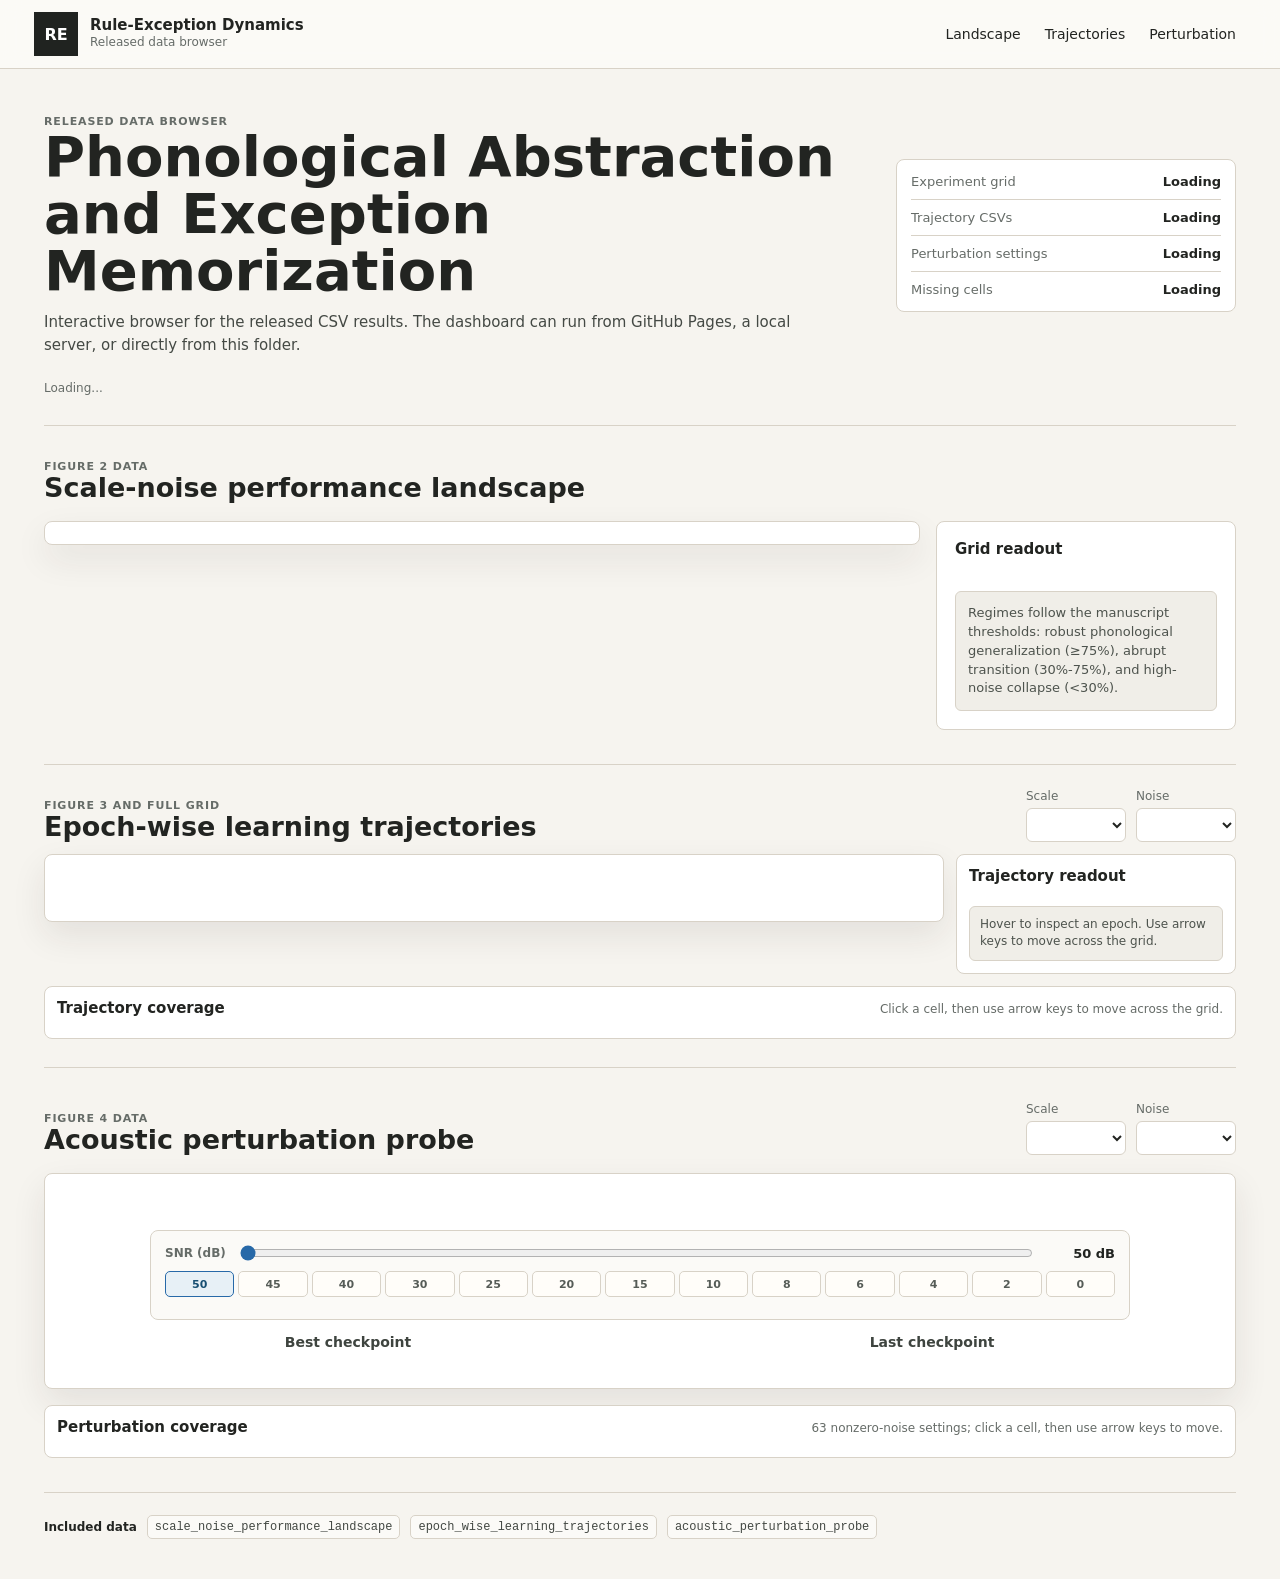
<file: index.html>
<!doctype html>
<html lang="en">
  <head>
    <meta charset="utf-8" />
    <meta name="viewport" content="width=device-width, initial-scale=1" />
    <meta http-equiv="refresh" content="0; url=dashboard/index.html" />
    <title>Phonological Abstraction Dashboard</title>
  </head>
  <body>
    <p><a href="dashboard/index.html">Open the released data dashboard</a>.</p>
  </body>
</html>
</file>
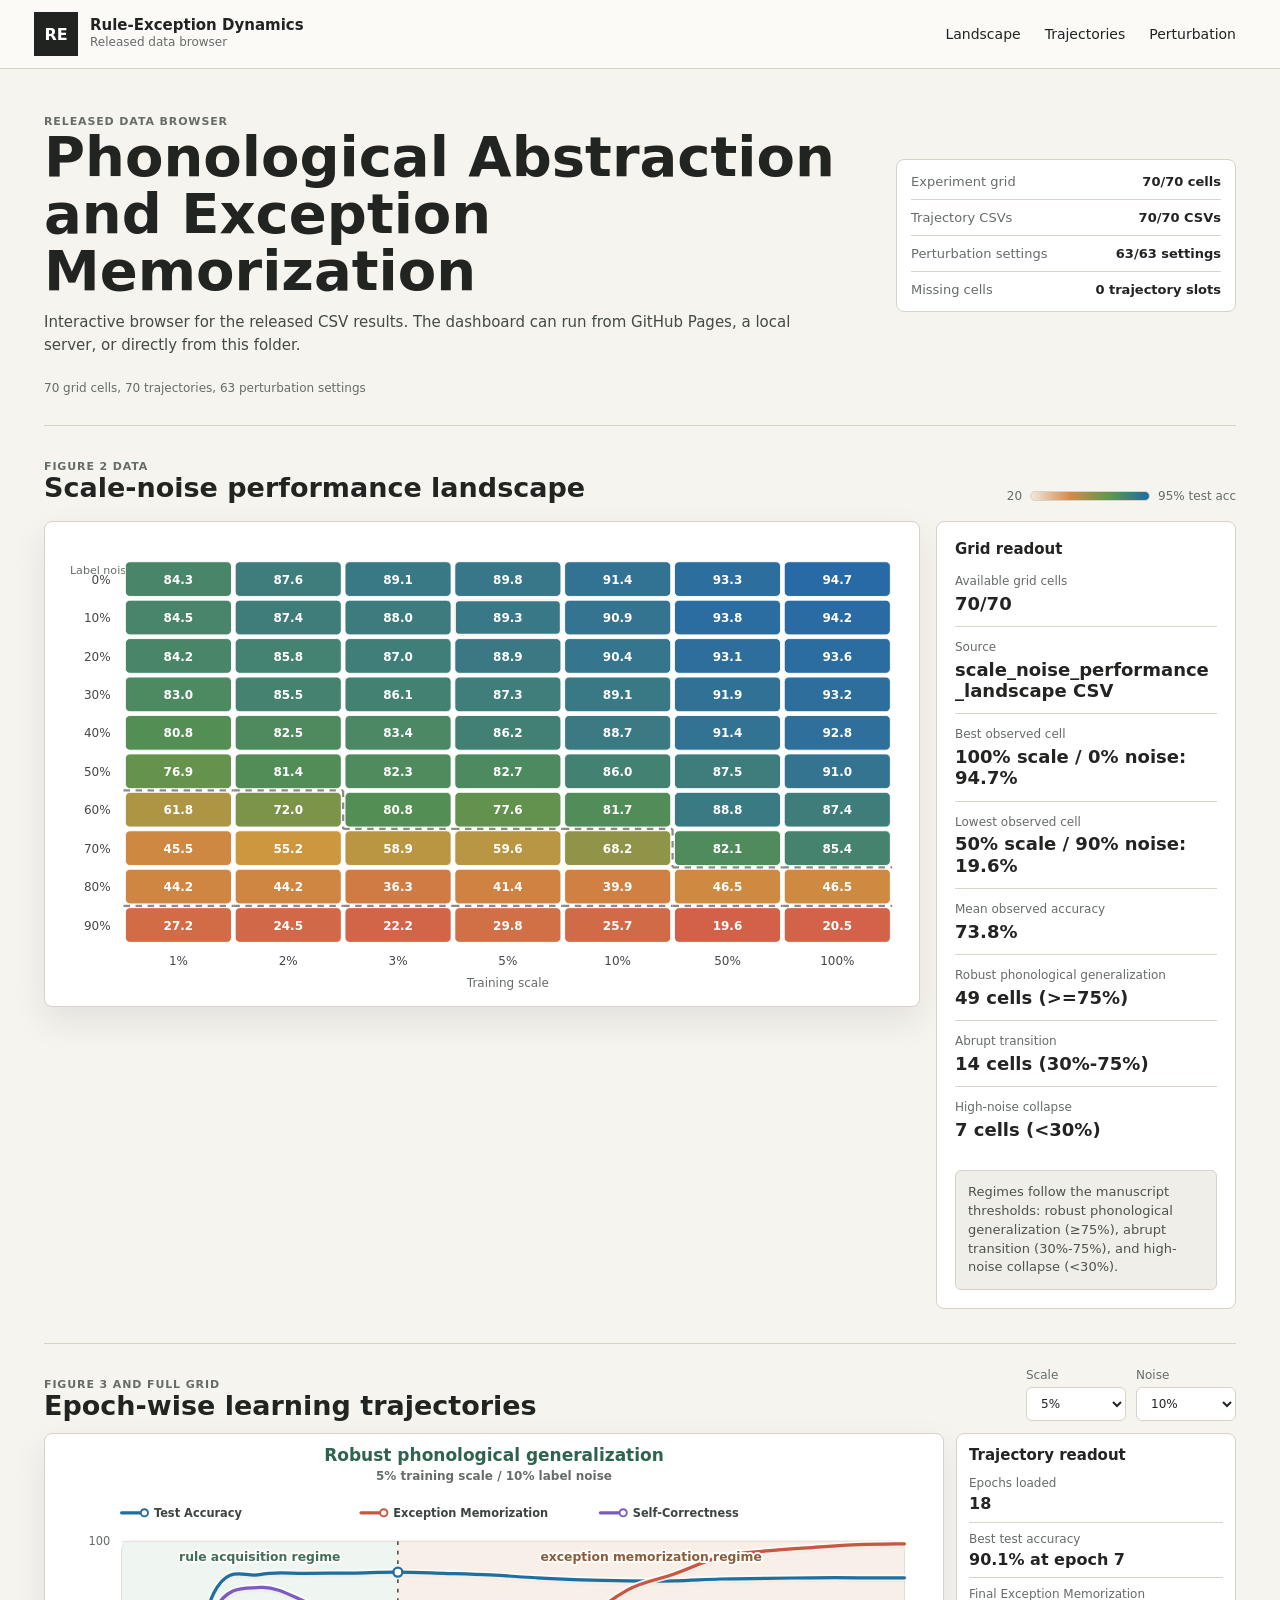
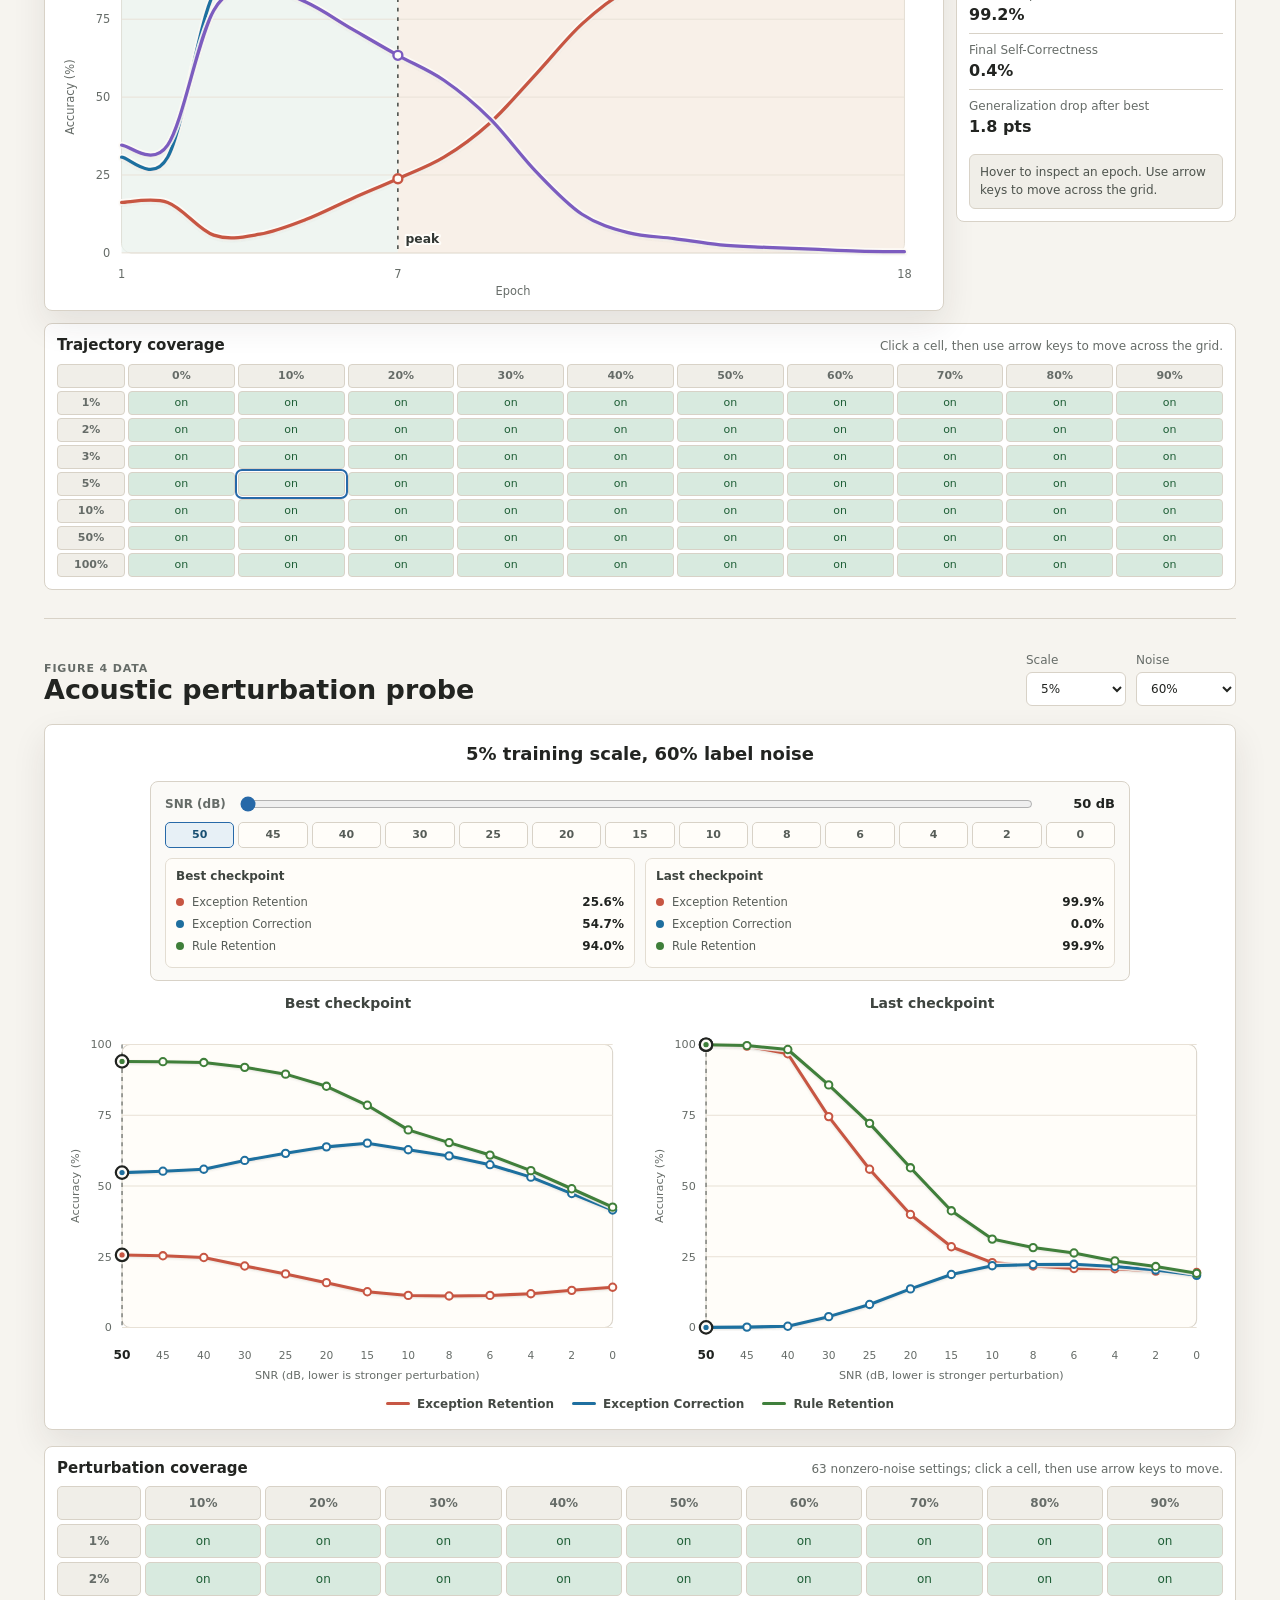
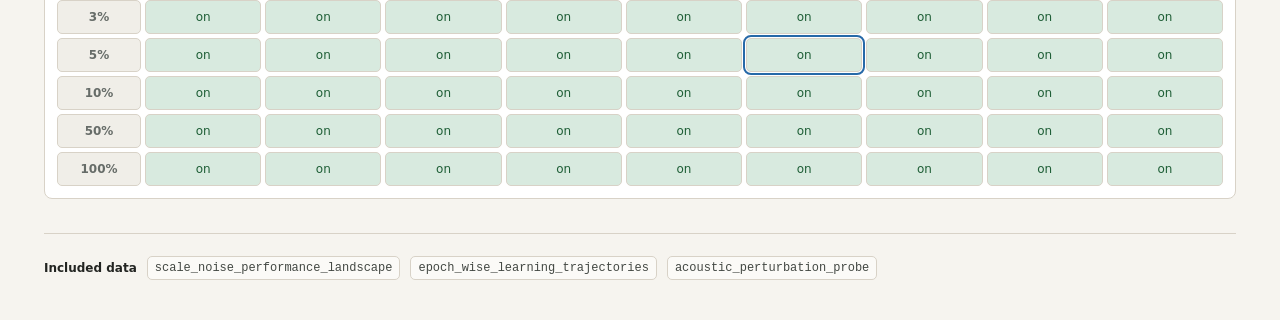
<file: dashboard/index.html>
<!doctype html>
<html lang="en">
  <head>
    <meta charset="utf-8" />
    <meta name="viewport" content="width=device-width, initial-scale=1" />
    <title>Phonological Abstraction and Exception Memorization</title>
    <link rel="icon" href="data:," />
    <link rel="stylesheet" href="./styles.css?v=20260526-review-clean-v5" />
  </head>
  <body>
    <div class="shell">
      <header class="topbar" aria-label="Dashboard navigation">
        <div class="brand">
          <div class="brand-mark">RE</div>
          <div>
            <div class="brand-title">Rule-Exception Dynamics</div>
            <div class="brand-subtitle">Released data browser</div>
          </div>
        </div>
        <nav>
          <a href="#heatmap">Landscape</a>
          <a href="#trajectories">Trajectories</a>
          <a href="#perturbations">Perturbation</a>
        </nav>
      </header>

      <main>
        <section id="overview" class="hero-section">
          <div class="hero-copy">
            <p class="eyebrow">Released data browser</p>
            <h1>Phonological Abstraction and Exception Memorization</h1>
            <p class="lead">
              Interactive browser for the released CSV results. The dashboard can run from GitHub Pages, a local server, or directly from this folder.
            </p>
          </div>
          <div class="hero-panel status-grid" aria-label="Data status">
            <div class="status-row">
              <span>Experiment grid</span>
              <strong id="matrixStatus">Loading</strong>
            </div>
            <div class="status-row">
              <span>Trajectory CSVs</span>
              <strong id="trajectoryStatus">Loading</strong>
            </div>
            <div class="status-row">
              <span>Perturbation settings</span>
              <strong id="perturbationStatus">Loading</strong>
            </div>
            <div class="status-row">
              <span>Missing cells</span>
              <strong id="missingStatus">Loading</strong>
            </div>
          </div>
          <div class="data-summary" id="loadedSummary">Loading...</div>
        </section>

        <section id="heatmap" class="section">
          <div class="section-heading with-actions">
            <div>
              <p class="eyebrow">Figure 2 data</p>
              <h2>Scale-noise performance landscape</h2>
            </div>
            <div class="legend" id="heatmapLegend"></div>
          </div>
          <div class="viz-grid">
            <div class="viz-card wide">
              <div id="heatmapView" class="heatmap-wrap" role="img" aria-label="Scale by label-noise heatmap"></div>
            </div>
            <aside class="insight-panel">
              <h3>Grid readout</h3>
              <div id="heatmapStats" class="stat-list"></div>
              <div class="note-box">
                Regimes follow the manuscript thresholds: robust phonological generalization (&ge;75%), abrupt transition (30%-75%), and high-noise collapse (&lt;30%).
              </div>
            </aside>
          </div>
        </section>

        <section id="trajectories" class="section trajectories-section">
          <div class="section-heading with-actions">
            <div>
              <p class="eyebrow">Figure 3 and full grid</p>
              <h2>Epoch-wise learning trajectories</h2>
            </div>
            <div class="control-row">
              <label>
                Scale
                <select id="scaleSelect"></select>
              </label>
              <label>
                Noise
                <select id="ratioSelect"></select>
              </label>
            </div>
          </div>
          <div class="viz-grid">
            <div class="viz-card wide">
              <div id="trajectoryTitle" class="chart-title"></div>
              <div id="trajectoryView" class="chart-wrap" role="img" aria-label="Epoch trajectory chart"></div>
            </div>
            <aside class="insight-panel">
              <h3>Trajectory readout</h3>
              <div id="trajectoryStats" class="stat-list"></div>
              <div class="note-box">
                Hover to inspect an epoch. Use arrow keys to move across the grid.
              </div>
            </aside>
          </div>
          <div class="coverage-block">
            <div class="coverage-header">
              <h3>Trajectory coverage</h3>
              <span>Click a cell, then use arrow keys to move across the grid.</span>
            </div>
            <div id="coverageGrid" class="coverage-grid"></div>
          </div>
        </section>

        <section id="perturbations" class="section">
          <div class="section-heading with-actions">
            <div>
              <p class="eyebrow">Figure 4 data</p>
              <h2>Acoustic perturbation probe</h2>
            </div>
            <div class="control-row">
              <label>
                Scale
                <select id="perturbScaleSelect"></select>
              </label>
              <label>
                Noise
                <select id="perturbRatioSelect"></select>
              </label>
            </div>
          </div>
          <div class="viz-card perturb-lines-card">
            <div id="perturbCurveTitle" class="chart-title"></div>
            <div class="snr-inspector" aria-label="SNR inspector">
              <div class="snr-slider-row">
                <label for="perturbSnrSlider">SNR (dB)</label>
                <input id="perturbSnrSlider" type="range" min="0" max="12" step="1" value="0" />
                <strong id="perturbSnrReadout">50 dB</strong>
              </div>
              <div id="perturbSnrTicks" class="snr-tick-row" aria-label="SNR dB presets">
                <button type="button" class="snr-tick selected" data-snr-index="0" aria-pressed="true">50</button>
                <button type="button" class="snr-tick" data-snr-index="1" aria-pressed="false">45</button>
                <button type="button" class="snr-tick" data-snr-index="2" aria-pressed="false">40</button>
                <button type="button" class="snr-tick" data-snr-index="3" aria-pressed="false">30</button>
                <button type="button" class="snr-tick" data-snr-index="4" aria-pressed="false">25</button>
                <button type="button" class="snr-tick" data-snr-index="5" aria-pressed="false">20</button>
                <button type="button" class="snr-tick" data-snr-index="6" aria-pressed="false">15</button>
                <button type="button" class="snr-tick" data-snr-index="7" aria-pressed="false">10</button>
                <button type="button" class="snr-tick" data-snr-index="8" aria-pressed="false">8</button>
                <button type="button" class="snr-tick" data-snr-index="9" aria-pressed="false">6</button>
                <button type="button" class="snr-tick" data-snr-index="10" aria-pressed="false">4</button>
                <button type="button" class="snr-tick" data-snr-index="11" aria-pressed="false">2</button>
                <button type="button" class="snr-tick" data-snr-index="12" aria-pressed="false">0</button>
              </div>
              <div id="perturbSnrStats" class="snr-stat-grid"></div>
            </div>
            <div class="checkpoint-compare-grid">
              <section class="checkpoint-panel" aria-label="Best checkpoint perturbation curves">
                <h3>Best checkpoint</h3>
                <div id="perturbBestCurveView" class="chart-wrap compact" role="img" aria-label="Best checkpoint SNR perturbation response curves"></div>
              </section>
              <section class="checkpoint-panel" aria-label="Last checkpoint perturbation curves">
                <h3>Last checkpoint</h3>
                <div id="perturbLastCurveView" class="chart-wrap compact" role="img" aria-label="Last checkpoint SNR perturbation response curves"></div>
              </section>
            </div>
            <div id="perturbLegend" class="inline-legend"></div>
          </div>
          <div class="coverage-block">
            <div class="coverage-header">
              <h3>Perturbation coverage</h3>
              <span>63 nonzero-noise settings; click a cell, then use arrow keys to move.</span>
            </div>
            <div id="perturbCoverageGrid" class="coverage-grid"></div>
          </div>
        </section>

        <footer class="data-footer" aria-label="Included data">
          <span>Included data</span>
          <code>scale_noise_performance_landscape</code>
          <code>epoch_wise_learning_trajectories</code>
          <code>acoustic_perturbation_probe</code>
        </footer>
      </main>
    </div>
    <div id="tooltip" class="tooltip" hidden></div>
    <script src="./embedded_data.js?v=20260526-review-clean-v5"></script>
    <script src="./app.js?v=20260526-review-clean-v5"></script>
  </body>
</html>
</file>
<file: dashboard/styles.css>
:root {
  color-scheme: light;
  --bg: #f6f4ef;
  --surface: #ffffff;
  --surface-muted: #f0eee8;
  --ink: #222421;
  --muted: #666c68;
  --line: #d8d2c7;
  --blue: #2769a8;
  --teal: #147d73;
  --red: #b8463a;
  --amber: #b57918;
  --green: #3f7f3a;
  --empty: #ece8df;
  --shadow: 0 14px 34px rgba(41, 38, 31, 0.09);
  font-family: Inter, ui-sans-serif, system-ui, -apple-system, BlinkMacSystemFont, "Segoe UI", sans-serif;
}

* {
  box-sizing: border-box;
}

html {
  scroll-behavior: smooth;
}

body {
  margin: 0;
  background: var(--bg);
  color: var(--ink);
}

.shell {
  min-height: 100vh;
  display: block;
}

.topbar {
  position: sticky;
  top: 0;
  z-index: 10;
  min-height: 68px;
  display: flex;
  align-items: center;
  justify-content: space-between;
  gap: 20px;
  padding: 12px 34px;
  border-bottom: 1px solid var(--line);
  background: rgba(251, 250, 247, 0.94);
  backdrop-filter: blur(10px);
}

.sidebar {
  position: sticky;
  top: 0;
  height: 100vh;
  padding: 24px 20px;
  border-right: 1px solid var(--line);
  background: #fbfaf7;
  display: flex;
  flex-direction: column;
  gap: 26px;
}

.brand {
  display: grid;
  grid-template-columns: 44px 1fr;
  gap: 12px;
  align-items: center;
}

.brand-mark {
  height: 44px;
  display: grid;
  place-items: center;
  border: 1px solid #202320;
  background: #202320;
  color: white;
  font-weight: 760;
  letter-spacing: 0;
}

.brand-title {
  font-size: 15px;
  font-weight: 760;
  line-height: 1.2;
}

.brand-subtitle,
.data-card-note,
.coverage-header span {
  color: var(--muted);
  font-size: 12px;
  line-height: 1.45;
}

nav {
  display: flex;
  align-items: center;
  gap: 4px;
}

nav a {
  color: var(--ink);
  text-decoration: none;
  padding: 9px 10px;
  border-radius: 6px;
  font-size: 14px;
}

nav a:hover {
  background: var(--surface-muted);
}

.data-card {
  margin-top: auto;
  border: 1px solid var(--line);
  background: var(--surface);
  border-radius: 8px;
  padding: 14px;
}

.data-card-label,
.eyebrow {
  color: var(--muted);
  text-transform: uppercase;
  font-size: 11px;
  letter-spacing: 0.08em;
  font-weight: 740;
}

.data-card-value {
  margin: 8px 0;
  font-size: 22px;
  font-weight: 760;
}

main {
  min-width: 0;
  max-width: 1260px;
  margin: 0 auto;
  padding: 28px 34px 36px;
}

.hero-section {
  display: grid;
  grid-template-columns: minmax(0, 1fr) 340px;
  gap: 24px;
  align-items: center;
  padding: 18px 0 28px;
  border-bottom: 1px solid var(--line);
}

.hero-copy {
  max-width: 880px;
}

h1,
h2,
h3,
p {
  margin: 0;
}

h1 {
  max-width: 920px;
  font-size: clamp(30px, 4.8vw, 56px);
  line-height: 1.02;
  letter-spacing: 0;
}

h2 {
  font-size: 27px;
  line-height: 1.12;
  letter-spacing: 0;
}

h3 {
  font-size: 15px;
  line-height: 1.25;
}

.lead {
  max-width: 760px;
  margin-top: 12px;
  color: #444944;
  font-size: 15px;
  line-height: 1.5;
}

.hero-panel,
.viz-card,
.insight-panel,
.paper-map article,
.placeholder-grid article,
.coverage-block {
  background: var(--surface);
  border: 1px solid var(--line);
  border-radius: 8px;
  box-shadow: var(--shadow);
}

.hero-panel {
  padding: 14px;
  display: grid;
  gap: 10px;
}

.status-grid {
  box-shadow: none;
}

.status-row {
  display: flex;
  justify-content: space-between;
  gap: 16px;
  padding-bottom: 10px;
  border-bottom: 1px solid var(--line);
  color: var(--muted);
  font-size: 13px;
}

.status-row:last-child {
  padding-bottom: 0;
  border-bottom: 0;
}

.status-row strong {
  color: var(--ink);
  white-space: nowrap;
}

.section {
  padding: 34px 0;
  border-bottom: 1px solid var(--line);
}

.trajectories-section {
  padding: 24px 0 28px;
}

.section-heading {
  display: grid;
  gap: 9px;
  margin-bottom: 18px;
}

.trajectories-section .section-heading {
  margin-bottom: 12px;
}

.with-actions {
  grid-template-columns: minmax(0, 1fr) auto;
  align-items: end;
  gap: 18px;
}

.paper-map,
.placeholder-grid {
  display: grid;
  grid-template-columns: repeat(3, minmax(0, 1fr));
  gap: 14px;
}

.data-summary {
  grid-column: 1 / -1;
  color: var(--muted);
  font-size: 12px;
  line-height: 1.4;
}

.data-footer {
  display: flex;
  flex-wrap: wrap;
  align-items: center;
  gap: 8px 10px;
  padding: 22px 0 4px;
  color: var(--muted);
  font-size: 12px;
}

.data-footer span {
  font-weight: 760;
  color: var(--ink);
}

.data-footer code {
  padding: 4px 7px;
  border: 1px solid var(--line);
  border-radius: 5px;
  background: #fbfaf7;
  color: #434843;
  font-family: ui-monospace, SFMono-Regular, Menlo, Monaco, Consolas, "Liberation Mono", monospace;
}

.paper-map article,
.placeholder-grid article {
  padding: 18px;
  box-shadow: none;
}

.paper-map article span {
  display: inline-block;
  margin-bottom: 18px;
  color: var(--blue);
  font-weight: 760;
}

.paper-map p,
.placeholder-grid p {
  margin-top: 8px;
  color: var(--muted);
  line-height: 1.5;
  font-size: 14px;
}

.paper-map article.pending {
  background: #fbfaf7;
  border-style: dashed;
}

.viz-grid {
  display: grid;
  grid-template-columns: minmax(0, 1fr) 300px;
  gap: 16px;
  align-items: start;
}

.trajectories-section .viz-grid {
  grid-template-columns: minmax(0, 1fr) 280px;
  gap: 12px;
}

.viz-card {
  padding: 18px;
  overflow: hidden;
}

#heatmap .viz-card {
  padding: 12px 12px 10px;
}

.trajectories-section .viz-card,
.trajectories-section .insight-panel {
  padding: 12px;
}

.heatmap-wrap,
.chart-wrap {
  width: 100%;
  min-height: 0;
}

.heatmap-wrap svg,
.chart-wrap svg {
  width: 100%;
  height: auto;
  display: block;
}

.trajectory-hover-zone {
  cursor: crosshair;
  pointer-events: all;
}

.trajectory-hover-zone:hover {
  fill: rgba(31, 111, 159, 0.035);
}

.trajectory-hover-indicator {
  display: none;
  pointer-events: none;
}

.trajectory-hover-indicator.active {
  display: block;
}

.insight-panel {
  padding: 18px;
  box-shadow: none;
  min-width: 0;
  overflow-wrap: anywhere;
}

.stat-list {
  margin-top: 14px;
  display: grid;
  gap: 12px;
}

.trajectories-section .stat-list {
  margin-top: 10px;
  gap: 8px;
}

.stat {
  padding-bottom: 12px;
  border-bottom: 1px solid var(--line);
}

.trajectories-section .stat {
  padding-bottom: 8px;
}

.stat:last-child {
  border-bottom: 0;
}

.stat-label {
  color: var(--muted);
  font-size: 12px;
  line-height: 1.4;
}

.stat-value {
  margin-top: 3px;
  font-weight: 740;
  font-size: 18px;
  line-height: 1.18;
  overflow-wrap: anywhere;
}

.trajectories-section .stat-value {
  font-size: 16px;
}

.note-box {
  margin-top: 18px;
  padding: 12px;
  background: var(--surface-muted);
  border: 1px solid var(--line);
  border-radius: 6px;
  color: #4d534d;
  font-size: 13px;
  line-height: 1.45;
  overflow-wrap: anywhere;
}

.trajectories-section .note-box {
  margin-top: 10px;
  padding: 9px 10px;
  font-size: 12px;
}

.legend {
  display: flex;
  align-items: center;
  gap: 8px;
  color: var(--muted);
  font-size: 12px;
  white-space: nowrap;
}

.legend-swatch {
  width: 120px;
  height: 10px;
  border-radius: 999px;
  border: 1px solid var(--line);
  background: linear-gradient(90deg, #efe9dd, #d58b48, #5c984d, #1f6ca3);
}

.control-row {
  display: flex;
  flex-wrap: wrap;
  align-items: end;
  justify-content: flex-end;
  gap: 10px;
}

label {
  display: grid;
  gap: 5px;
  color: var(--muted);
  font-size: 12px;
}

select,
button {
  font: inherit;
}

select {
  min-width: 100px;
  border: 1px solid var(--line);
  background: white;
  color: var(--ink);
  border-radius: 6px;
  padding: 8px 10px;
}

.segmented {
  display: flex;
  border: 1px solid var(--line);
  border-radius: 7px;
  overflow: hidden;
  background: white;
}

.segmented button {
  border: 0;
  border-right: 1px solid var(--line);
  background: transparent;
  color: var(--muted);
  padding: 8px 11px;
  cursor: pointer;
}

.segmented button:last-child {
  border-right: 0;
}

.segmented button.active {
  background: #202320;
  color: white;
}

.chart-title {
  min-height: 26px;
  font-weight: 740;
  margin-bottom: 10px;
}

.trajectories-section .chart-title {
  min-height: 36px;
  margin-bottom: 6px;
  text-align: center;
}

.trajectory-title-main {
  font-size: 17px;
  line-height: 1.15;
  font-weight: 780;
}

.trajectory-title-main.robust {
  color: #2f634e;
}

.trajectory-title-main.transition {
  color: #5a6092;
}

.trajectory-title-main.collapse {
  color: #8a493f;
}

.trajectory-title-main.unknown {
  color: var(--ink);
}

.trajectory-title-sub {
  margin-top: 3px;
  color: var(--muted);
  font-size: 12px;
  line-height: 1.25;
  font-weight: 560;
}

.metric-strip {
  display: grid;
  grid-template-columns: repeat(4, minmax(0, 1fr));
  gap: 12px;
  margin-bottom: 16px;
}

.metric-strip .stat {
  border: 1px solid var(--line);
  border-radius: 8px;
  background: var(--surface);
  padding: 14px;
}

.metric-strip .stat-value {
  font-size: 16px;
}

.perturb-lines-card {
  margin-top: 16px;
}

.perturb-lines-card .chart-title {
  text-align: center;
  font-size: 18px;
  line-height: 1.25;
  margin-bottom: 12px;
}

.snr-inspector {
  max-width: 980px;
  margin: 0 auto 14px;
  padding: 12px 14px;
  border: 1px solid var(--line);
  border-radius: 8px;
  background: #fbfaf7;
}

.snr-slider-row {
  display: grid;
  grid-template-columns: auto minmax(180px, 1fr) 72px;
  align-items: center;
  gap: 12px;
  color: #4b514c;
  font-size: 12px;
  font-weight: 760;
}

.snr-slider-row input[type="range"] {
  width: 100%;
  accent-color: var(--blue);
}

.snr-slider-row strong {
  text-align: right;
  color: #202320;
  font-size: 13px;
}

.snr-tick-row {
  display: grid;
  grid-template-columns: repeat(13, minmax(26px, 1fr));
  gap: 4px;
  margin-top: 8px;
  overflow-x: auto;
}

.snr-tick {
  min-width: 0;
  min-height: 26px;
  border: 1px solid #d8d2c7;
  border-radius: 5px;
  background: #fffdf9;
  color: #565c57;
  font: inherit;
  font-size: 11px;
  font-weight: 760;
  cursor: pointer;
}

.snr-tick:hover,
.snr-tick:focus-visible {
  border-color: var(--blue);
  outline: 2px solid rgba(31, 111, 159, 0.18);
  outline-offset: 1px;
}

.snr-tick.selected {
  border-color: var(--blue);
  background: #e7f0f6;
  color: #174f72;
}

.snr-stat-grid {
  display: grid;
  grid-template-columns: repeat(2, minmax(0, 1fr));
  gap: 10px;
  margin-top: 10px;
}

.snr-checkpoint-card {
  border: 1px solid #e3ddd2;
  border-radius: 7px;
  background: #fffdf9;
  padding: 10px;
}

.snr-checkpoint-card h4 {
  margin: 0 0 8px;
  color: #3e443f;
  font-size: 12px;
  font-weight: 800;
}

.snr-metric {
  display: grid;
  grid-template-columns: 9px minmax(0, 1fr) auto;
  align-items: center;
  gap: 7px;
  min-height: 22px;
  color: #565c57;
  font-size: 11.5px;
}

.snr-dot {
  width: 8px;
  height: 8px;
  border-radius: 50%;
}

.snr-metric strong {
  color: #202320;
  font-size: 12px;
  font-weight: 800;
}

.checkpoint-compare-grid {
  display: grid;
  grid-template-columns: repeat(2, minmax(0, 1fr));
  gap: 14px;
}

.checkpoint-panel {
  min-width: 0;
}

.checkpoint-panel h3 {
  margin-bottom: 8px;
  color: #3e443f;
  font-size: 14px;
  font-weight: 760;
  text-align: center;
}

.chart-wrap.compact {
  min-height: 0;
}

.inline-legend {
  display: flex;
  flex-wrap: wrap;
  justify-content: center;
  gap: 12px 18px;
  margin-top: 10px;
  color: #444944;
  font-size: 12px;
  font-weight: 650;
}

.legend-item {
  display: inline-flex;
  align-items: center;
  gap: 7px;
}

.legend-line {
  width: 24px;
  height: 3px;
  border-radius: 999px;
  box-shadow: 0 0 0 2px #fffdf9;
}

#perturbCoverageGrid {
  grid-template-columns: 84px repeat(9, minmax(44px, 1fr));
}

.compact-empty {
  min-height: 300px;
}

.coverage-block {
  margin-top: 16px;
  padding: 12px;
  box-shadow: none;
}

.trajectories-section .coverage-block {
  margin-top: 12px;
  padding: 12px;
}

.coverage-header {
  display: flex;
  align-items: baseline;
  justify-content: space-between;
  gap: 16px;
  margin-bottom: 8px;
}

.trajectories-section .coverage-header {
  margin-bottom: 8px;
}

.coverage-grid {
  display: grid;
  grid-template-columns: 84px repeat(10, minmax(44px, 1fr));
  gap: 4px;
  align-items: stretch;
  overflow-x: auto;
}

.trajectories-section .coverage-grid {
  grid-template-columns: 68px repeat(10, minmax(34px, 1fr));
  gap: 3px;
}

.coverage-cell,
.coverage-head,
.coverage-row-head {
  min-height: 34px;
  display: grid;
  place-items: center;
  border-radius: 5px;
  font-size: 12px;
  border: 1px solid var(--line);
}

.trajectories-section .coverage-cell,
.trajectories-section .coverage-head,
.trajectories-section .coverage-row-head {
  min-height: 24px;
  border-radius: 4px;
  font-size: 11px;
}

.coverage-head,
.coverage-row-head {
  background: var(--surface-muted);
  color: var(--muted);
  font-weight: 700;
}

.coverage-cell {
  background: var(--empty);
  color: var(--muted);
}

.coverage-cell.available {
  background: #d8eadf;
  color: #1e5e36;
  cursor: pointer;
}

.coverage-cell.available:hover,
.coverage-cell.available:focus-visible,
.coverage-cell.selected {
  outline: 2px solid var(--blue);
  outline-offset: 1px;
}

.coverage-cell.missing {
  border-style: dashed;
}

.tooltip {
  position: fixed;
  z-index: 20;
  max-width: 260px;
  background: #202320;
  color: white;
  padding: 9px 10px;
  border-radius: 6px;
  font-size: 12px;
  line-height: 1.45;
  pointer-events: none;
  box-shadow: var(--shadow);
}

.axis text,
.cell-label,
.svg-note {
  font-family: inherit;
}

.empty-state {
  min-height: 420px;
  display: grid;
  place-items: center;
  text-align: center;
  color: var(--muted);
  border: 1px dashed var(--line);
  border-radius: 8px;
  background: #fbfaf7;
  padding: 24px;
}

@media (max-width: 1040px) {
  .topbar {
    position: static;
    padding: 12px 20px;
  }

  nav {
    margin-left: auto;
  }

  .hero-section,
  .viz-grid,
  .checkpoint-compare-grid,
  .metric-strip {
    grid-template-columns: 1fr;
  }

  .trajectories-section .viz-grid {
    grid-template-columns: 1fr;
  }

  .paper-map,
  .placeholder-grid {
    grid-template-columns: repeat(2, minmax(0, 1fr));
  }
}

@media (max-width: 720px) {
  .topbar {
    align-items: flex-start;
    flex-direction: column;
    gap: 10px;
  }

  main {
    padding: 20px;
  }

  nav {
    width: 100%;
    justify-content: space-between;
  }

  .paper-map,
  .placeholder-grid,
  .with-actions {
    grid-template-columns: 1fr;
  }

  .control-row {
    justify-content: stretch;
  }

  .control-row label,
  select {
    width: 100%;
  }

  h1 {
    font-size: 34px;
  }

  .lead {
    font-size: 15px;
  }
}
</file>
